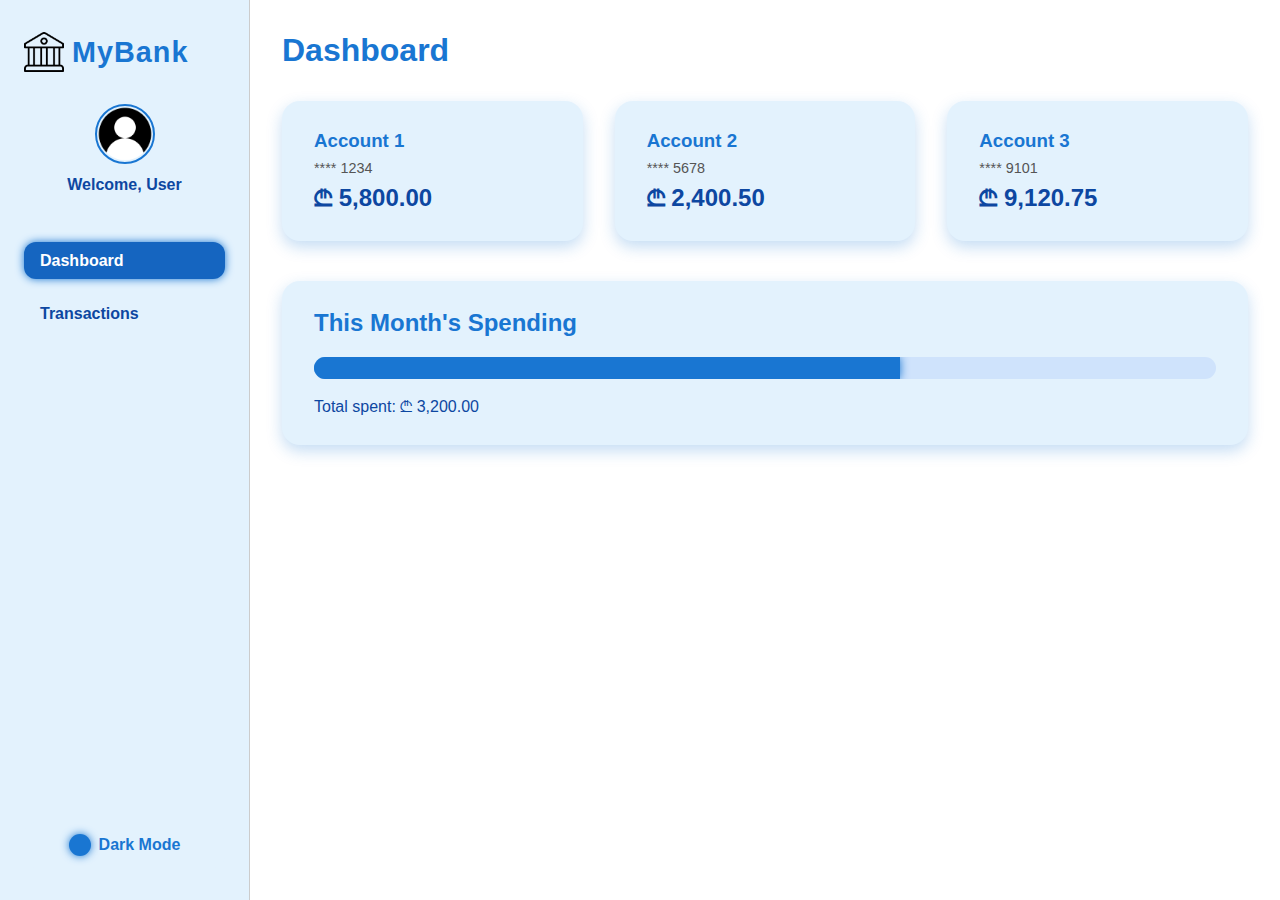
<file: index.html>
<!DOCTYPE html>
<html lang="en">
<head>
  <meta charset="UTF-8" />
  <meta name="viewport" content="width=device-width, initial-scale=1.0" />
  <link rel="Icon" href="assets/icons/bank (2).png">
  <title>MyBank Dashboard</title>
  <link rel="stylesheet" href="style.css" />
</head>
<body>
  <input type="checkbox" id="darkModeToggle" hidden />
  <div class="dashboard-container">
    <aside class="sidebar">
      <div class="brand">
        <img src="assets/icons/bank (2).png" alt="Bank Icon" class="brand-icon" />
        <h2>MyBank</h2>
      </div>
      <div class="profile">
        <img src="assets/images/abstract-user-flat-4.png" alt="Profile" />
        <p>Welcome, User</p>
      </div>
      <nav class="nav">
        <ul>
          <li><a href="index.html" class="active">Dashboard</a></li>
          <li><a href="transactions.html">Transactions</a></li>
        </ul>
      </nav>
      <label for="darkModeToggle" class="theme-toggle">
        <span class="toggle-switch"></span> Dark Mode
      </label>
    </aside>
    <main class="main-content">
      <div class="topbar">
        <h1>Dashboard</h1>
      </div>
      <section class="accounts">
        <div class="card">
          <h3>Account 1</h3>
          <p class="account-number">**** 1234</p>
          <p class="balance">₾ 5,800.00</p>
        </div>
        <div class="card">
          <h3>Account 2</h3>
          <p class="account-number">**** 5678</p>
          <p class="balance">₾ 2,400.50</p>
        </div>
        <div class="card">
          <h3>Account 3</h3>
          <p class="account-number">**** 9101</p>
          <p class="balance">₾ 9,120.75</p>
        </div>
      </section>
      <section class="spending">
        <h2>This Month's Spending</h2>
        <div class="progress-bar">
          <div class="progress" style="width: 65%;"></div>
        </div>
        <p>Total spent: ₾ 3,200.00</p>
      </section>
    </main>
  </div>
</body>
</html>
</file>
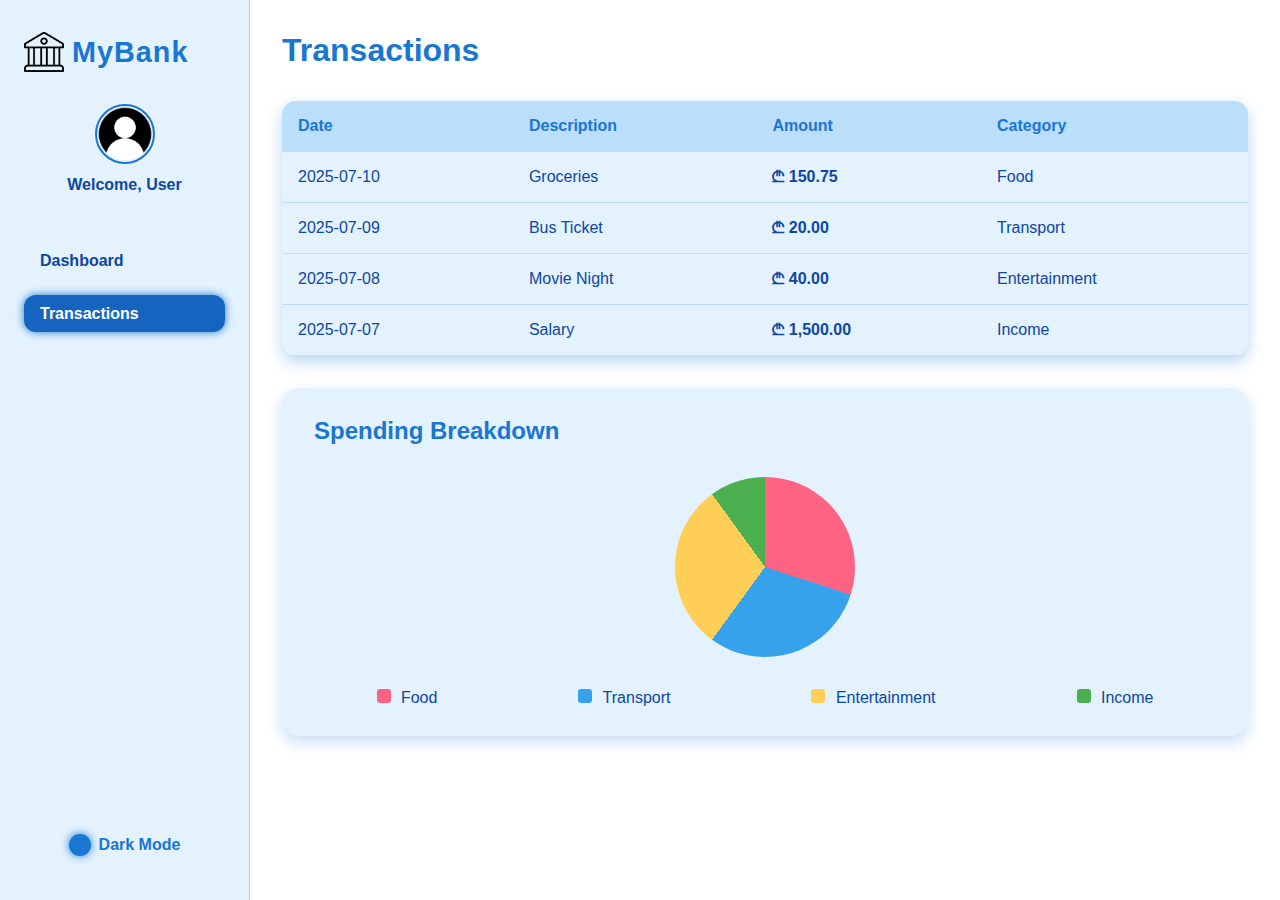
<file: transactions.html>
<!DOCTYPE html>
<html lang="en">
<head>
  <meta charset="UTF-8" />
  <meta name="viewport" content="width=device-width, initial-scale=1.0" />
  <link rel="Icon" href="assets/icons/bank (2).png">
  <title>Transactions</title>
  <link rel="stylesheet" href="style.css" />
</head>
<body>
  <input type="checkbox" id="darkModeToggle" hidden />
  <div class="dashboard-container">
    <aside class="sidebar">
      <div class="brand">
        <img src="assets/icons/bank (2).png" alt="Bank Icon" class="brand-icon" />
        <h2>MyBank</h2>
      </div>
      <div class="profile">
        <img src="assets/images/abstract-user-flat-4.png" alt="Profile" />
        <p>Welcome, User</p>
      </div>
      <nav class="nav">
        <ul>
          <li><a href="index.html">Dashboard</a></li>
          <li><a href="transactions.html" class="active">Transactions</a></li>
        </ul>
      </nav>
      <label for="darkModeToggle" class="theme-toggle">
        <span class="toggle-switch"></span> Dark Mode
      </label>
    </aside>
    <main class="main-content">
      <div class="topbar">
        <h1>Transactions</h1>
      </div>
      <section class="transactions">
        <table>
          <thead>
            <tr>
              <th>Date</th>
              <th>Description</th>
              <th>Amount</th>
              <th>Category</th>
            </tr>
          </thead>
          <tbody>
            <tr>
              <td>2025-07-10</td>
              <td>Groceries</td>
              <td class="negative">₾ 150.75</td>
              <td>Food</td>
            </tr>
            <tr>
              <td>2025-07-09</td>
              <td>Bus Ticket</td>
              <td class="negative">₾ 20.00</td>
              <td>Transport</td>
            </tr>
            <tr>
              <td>2025-07-08</td>
              <td>Movie Night</td>
              <td class="negative">₾ 40.00</td>
              <td>Entertainment</td>
            </tr>
            <tr>
              <td>2025-07-07</td>
              <td>Salary</td>
              <td class="positive">₾ 1,500.00</td>
              <td>Income</td>
            </tr>
          </tbody>
        </table>

        <div class="spending">
          <h2>Spending Breakdown</h2>
          <div class="pie-chart"></div>
          <div class="pie-legend">
            <div><span class="color-box legend-food"></span> Food</div>
            <div><span class="color-box legend-transport"></span> Transport</div>
            <div><span class="color-box legend-entertainment"></span> Entertainment</div>
            <div><span class="color-box legend-income"></span> Income</div>
          </div>
        </div>
      </section>
    </main>
  </div>
</body>
</html>
</file>
<file: style.css>
/* style.css */

/* Reset */
* {
  margin: 0;
  padding: 0;
  box-sizing: border-box;
}

:root {
  --bg: #ffffff;
  --text: #0d47a1;
  --card-bg: #e3f2fd;
  --accent: #1976d2;
  --hover-bg: #1565c0;
  --table-header-bg: #bbdefb;
  --table-row-hover: #dcedf9;
  --positive-color: #388e3c;
  --negative-color: #d32f2f;
  --theme-toggle-bg: #e3f2fd;
  --theme-toggle-hover-bg: #bbdefb;
  --theme-toggle-color: var(--accent);
}

#darkModeToggle:checked ~ .dashboard-container {
  --bg: #121c2a;
  --text: #90caf9;
  --card-bg: #1e2d47;
  --accent: #64b5f6;
  --hover-bg: #4a8ee6;
  --table-header-bg: #2a4062;
  --table-row-hover: #324c7b;
  --positive-color: #81c784;
  --negative-color: #ef9a9a;
  --theme-toggle-bg: #1e2d47;
  --theme-toggle-hover-bg: #4a8ee6;
  --theme-toggle-color: #90caf9;
}

body {
  font-family: 'Segoe UI', Tahoma, Geneva, Verdana, sans-serif;
  background-color: var(--bg);
  color: var(--text);
  transition: background-color 0.3s ease, color 0.3s ease;
  min-height: 100vh;
}

.dashboard-container {
  display: flex;
  min-height: 100vh;
  flex-direction: row;
  flex-wrap: wrap;
}

.sidebar {
  background-color: var(--card-bg);
  width: 250px;
  padding: 2rem 1.5rem;
  display: flex;
  flex-direction: column;
  gap: 2rem;
  border-right: 1px solid #ccc;
  flex-shrink: 0;
}

.brand {
  display: flex;
  align-items: center;
  gap: 8px;
}

.brand-icon {
  width: 40px;
  height: 40px;
}

.brand h2 {
  color: var(--accent);
  font-weight: 700;
  font-size: 1.8rem;
  letter-spacing: 1px;
}

.profile {
  text-align: center;
}

.profile img {
  width: 60px;
  border-radius: 50%;
  margin-bottom: 0.5rem;
  border: 2px solid var(--accent);
}

.profile p {
  font-weight: 600;
  color: var(--text);
}

.nav ul {
  list-style: none;
}

.nav li {
  margin: 1rem 0;
}

.nav a {
  color: var(--text);
  text-decoration: none;
  padding: 0.6rem 1rem;
  display: block;
  border-radius: 12px;
  font-weight: 600;
  transition: background-color 0.3s ease, color 0.3s ease;
}

.nav a:hover,
.nav a.active {
  background-color: var(--hover-bg);
  color: #fff;
  box-shadow: 0 0 8px var(--accent);
}

.theme-toggle {
  margin-top: auto;
  cursor: pointer;
  font-weight: 700;
  color: var(--theme-toggle-color);
  text-align: center;
  padding: 0.75rem 1rem;
  border-radius: 12px;
  background-color: var(--theme-toggle-bg);
  transition: all 0.3s ease;
  display: flex;
  align-items: center;
  justify-content: center;
  gap: 0.5rem;
}

.theme-toggle:hover {
  background-color: var(--theme-toggle-hover-bg);
  color: #fff;
  box-shadow: 0 0 12px var(--accent);
}

.theme-toggle .toggle-switch {
  width: 22px;
  height: 22px;
  border-radius: 50%;
  background: var(--accent);
  box-shadow: 0 0 8px var(--accent);
}

#darkModeToggle:checked ~ .dashboard-container .sidebar .theme-toggle .toggle-switch {
  background: #90caf9;
  box-shadow: 0 0 12px #90caf9;
}

.main-content {
  flex: 1;
  padding: 2rem;
  min-width: 0;
}

.topbar h1 {
  margin-bottom: 2rem;
  font-weight: 700;
  color: var(--accent);
}

.accounts {
  display: flex;
  flex-wrap: wrap;
  gap: 2rem;
  margin-bottom: 2.5rem;
}

.card {
  background-color: var(--card-bg);
  padding: 1.8rem 2rem;
  border-radius: 18px;
  box-shadow: 0 6px 15px rgba(25, 118, 210, 0.25);
  flex: 1 1 250px;
  transition: transform 0.3s ease, box-shadow 0.3s ease;
  cursor: pointer;
}

.card:hover {
  transform: translateY(-6px);
  box-shadow: 0 12px 20px rgba(25, 118, 210, 0.35);
}

.card h3 {
  margin-bottom: 0.5rem;
  color: var(--accent);
}

.account-number {
  font-size: 0.9rem;
  margin-bottom: 0.5rem;
  color: #555;
}

.balance {
  font-size: 1.5rem;
  font-weight: bold;
  color: var(--text);
}

.spending {
  background-color: var(--card-bg);
  padding: 1.8rem 2rem;
  border-radius: 18px;
  box-shadow: 0 6px 15px rgba(25, 118, 210, 0.25);
  margin-top: 2rem;
}

.spending h2 {
  margin-bottom: 1rem;
  color: var(--accent);
}

.progress-bar {
  background-color: #cfe3fc;
  border-radius: 25px;
  height: 22px;
  overflow: hidden;
  margin: 1.2rem 0;
}

.progress {
  background-color: var(--accent);
  height: 100%;
  width: 65%;
  box-shadow: 0 0 10px var(--accent);
}

.transactions table {
  width: 100%;
  border-collapse: collapse;
  background-color: var(--card-bg);
  border-radius: 14px;
  overflow: hidden;
  box-shadow: 0 6px 15px rgba(25, 118, 210, 0.3);
}

.transactions th,
.transactions td {
  padding: 1rem;
  text-align: left;
  border-bottom: 1px solid #bbdefb;
  font-size: 1rem;
  color: var(--text);
}

.transactions th {
  background-color: var(--table-header-bg);
  color: var(--accent);
  font-weight: 700;
}

.transactions tr:hover {
  background-color: var(--table-row-hover);
}

.positive {
  color: var(--positive-color);
  font-weight: bold;
}

.negative {
  color: var(--negative-color);
  font-weight: bold;
}

/* Pie Chart */
.pie-chart {
  width: 180px;
  height: 180px;
  border-radius: 50%;
  background: conic-gradient(
    #ff6384 0% 30%,
    #36a2eb 30% 60%,
    #ffce56 60% 90%,
    #4caf50 90% 100%
  );
  margin: 2rem auto;
}

.pie-legend {
  display: flex;
  justify-content: space-around;
  flex-wrap: wrap;
  gap: 1rem;
}

.color-box {
  display: inline-block;
  width: 14px;
  height: 14px;
  margin-right: 6px;
  border-radius: 3px;
}

.legend-food { background-color: #ff6384; }
.legend-transport { background-color: #36a2eb; }
.legend-entertainment { background-color: #ffce56; }
.legend-income { background-color: #4caf50; }

/* Responsive Fixes */
@media (max-width: 768px) {
  .dashboard-container {
    flex-direction: column;
  }

  .sidebar {
    width: 100%;
    flex-direction: row;
    flex-wrap: wrap;
    justify-content: space-between;
    padding: 1rem;
    border-right: none;
    border-bottom: 1px solid #ccc;
  }

  .nav ul {
    display: flex;
    gap: 1rem;
    flex-wrap: wrap;
  }

  .main-content {
    padding: 1rem;
  }

  .accounts {
    flex-direction: column;
  }

  .card {
    flex: 1 1 100%;
  }

  .transactions th,
  .transactions td {
    font-size: 0.9rem;
    padding: 0.8rem;
  }

  .theme-toggle {
    font-size: 0.9rem;
    padding: 0.6rem 1rem;
  }

  .topbar h1 {
    font-size: 1.4rem;
  }

  .spending,
  .transactions {
    overflow-x: auto;
  }
}
</file>
